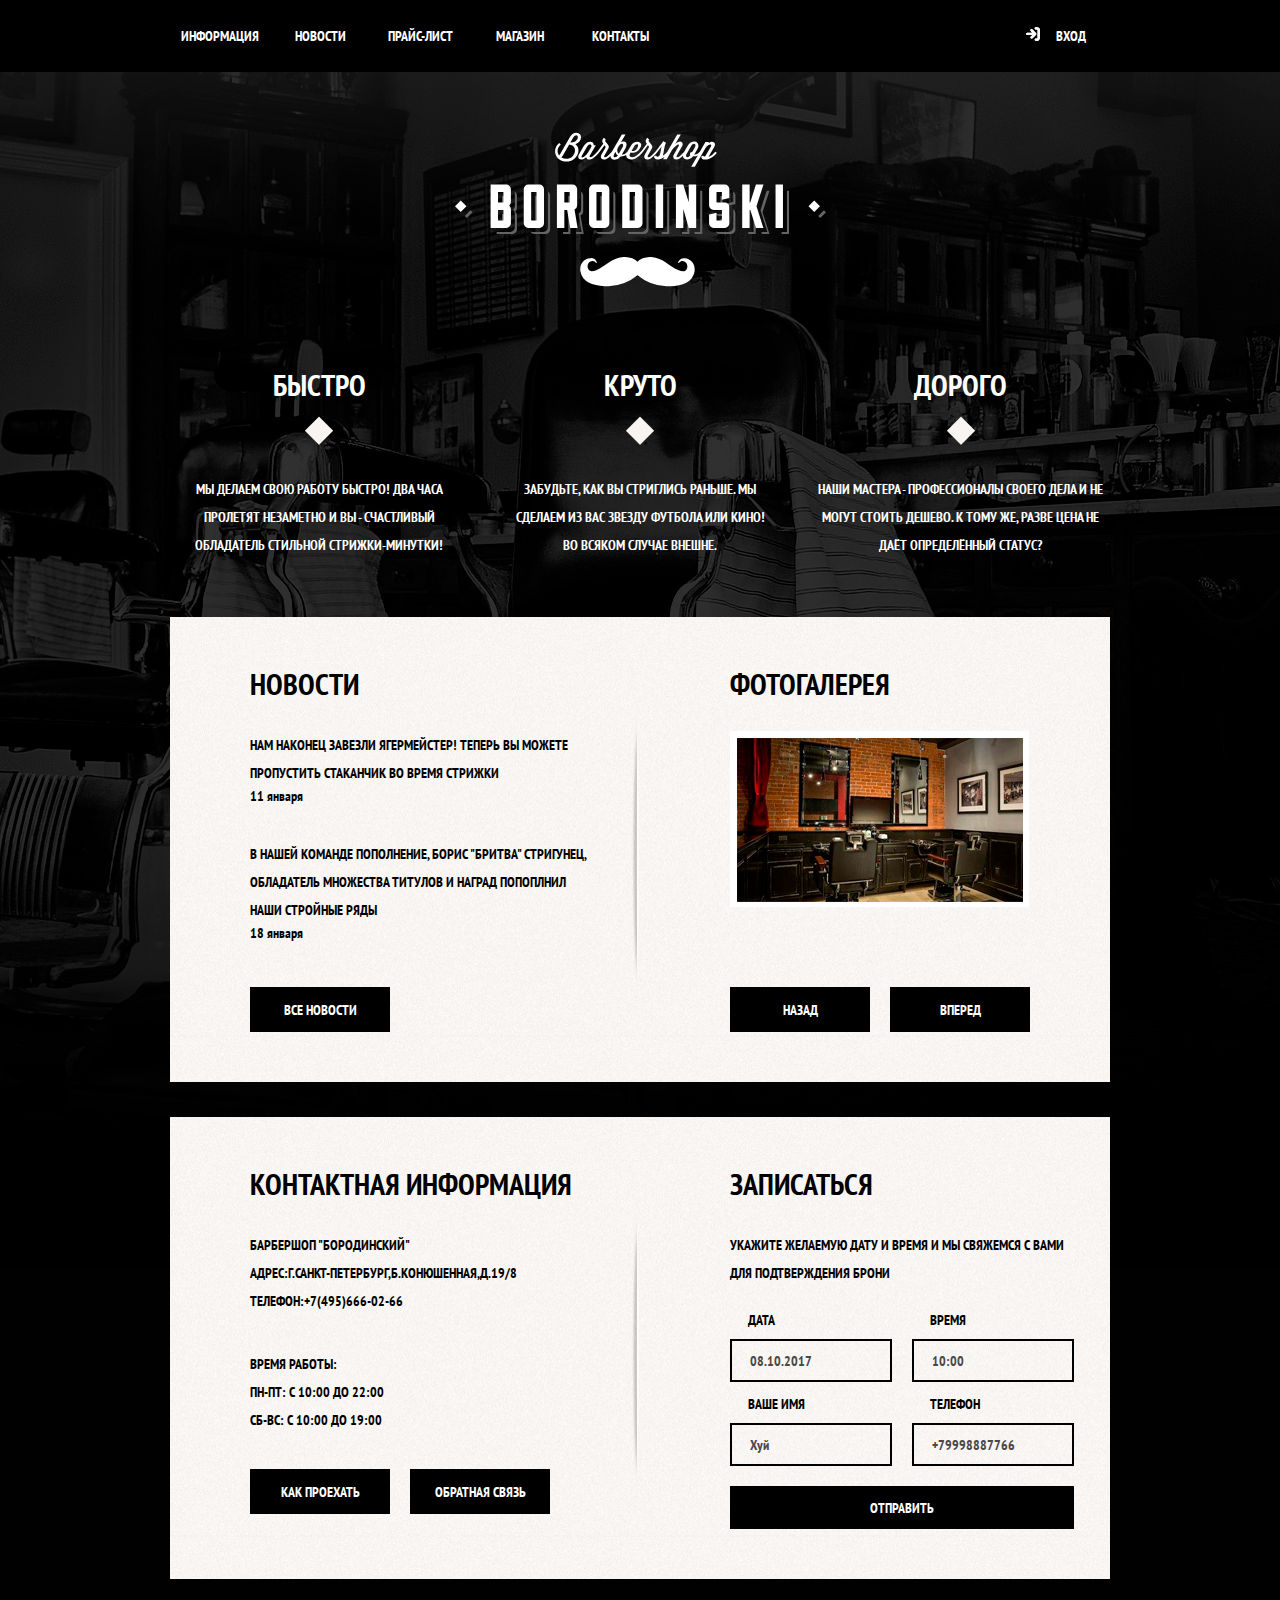
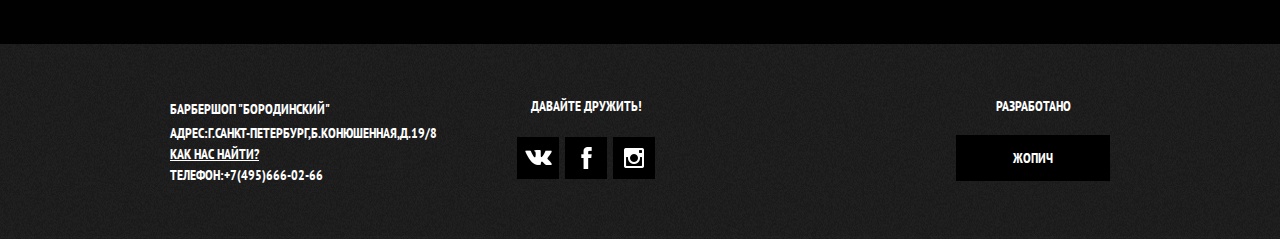
<file: index.html>
<html lang="en">

<head>
  <meta charset="UTF-8">
  <meta name="viewport" content="width=device-width, initial-scale=1.0">
  <title>Барбершоп "Бородинский"</title>

  <link href="https://fonts.googleapis.com/css2?family=Inter:wght@400;700&family=PT+Sans+Narrow&display=swap"
    rel="stylesheet">
  <link href="https://fonts.googleapis.com/css2?family=Inter:wght@400;700&family=PT+Sans+Narrow:wght@700&display=swap"
    rel="stylesheet">
  <link rel="stylesheet" href="css/index.css">
</head>

<body>
  <div class="wrapper">
    <header class="header">
      <div class="container">
        <nav class="navigation">
          <div class="navigation__container">
            <div class="navigation__list">
              <ul class="navigation__list-items">
                <li class="navigation__list-item"><a class="navigation__item-link" href="#">Информация</a></li>
                <li class="navigation__list-item"><a class="navigation__item-link" href="#">Новости</a></li>
                <li class="navigation__list-item"><a class="navigation__item-link" href="price.html">Прайс-лист</a></li>
                <li class="navigation__list-item"><a class="navigation__item-link" href="shop.html">Магазин</a></li>
                <li class="navigation__list-item"><a class="navigation__item-link" href="#">Контакты</a></li>
              </ul>
            </div>
            <div class="navigation__login">
              <ul class="navigation__login-list">
                <li class="navigation__login-item"><a href="#"><img src="img/login.svg" alt="login"></a></li>
                <li class="navigation__login-item"><a class="navigation_login-link" href="#">Вход</a></li>
              </ul>
            </div>
          </div>
        </nav>
        <img class="logo" src="img/index-logo.svg" alt="logo">

    </header>

    <main>
      <div class="important">
        <div class="container">
          <div class="important__list">
            <div class="important_list-item">
              <p class="important__title">Быстро</p>
              <img class="important__img" src="img/imp-diamond.png" alt="important-img">
              <p class="important__text">Мы делаем свою работу быстро! Два часа пролетят незаметно и Вы - счастливый
                обладатель стильной стрижки-минутки!</p>
            </div>
            <div class="important_list-item">
              <p class="important__title">Круто</p>
              <img class="important__img" src="img/imp-diamond.png" alt="important-img">
              <p class="important__text">Забудьте, как Вы стриглись раньше. Мы сделаем из Вас звезду футбола или кино!
                Во
                всяком случае внешне.</p>
            </div>
            <div class="important_list-item">
              <p class="important__title">Дорого</p>
              <img class="important__img" src="img/imp-diamond.png" alt="important-img">
              <p class="important__text">Наши мастера - профессионалы своего дела и не могут стоить дешево. К тому же,
                разве
                цена не даёт определённый статус?</p>
            </div>
          </div>
        </div>
      </div>

      <section class="information-1">

        <div class="information__container">
          <div class="information__inner">
            <div class="information__block-1">
              <div class="information__container">
                <p class="information__title">Новости</p>
                <div class="information__item-text">
                  <p class="information__text">Нам наконец завезли Ягермейстер! Теперь Вы можете пропустить стаканчик во
                    время
                    стрижки
                  </p>
                  <time class="time" datetime="2016-01-11T10:00">11 января</time>
                </div>

                <div class="information__item-text">
                  <p class="information__text">В нашей команде пополнение, Борис "Бритва" Стригунец, обладатель
                    множества
                    титулов и
                    наград попоплнил наши стройные ряды</p>
                  <time class="time" datetime="2016-01-18T10:00">18 января</time>
                </div>
              </div>
              <div class="news__btn">
                <a href="#" class="news__btn-link">Все новости</a>
              </div>
            </div>


            <div class="information__line">
              <img class="news__line-img" src="img/Layer-17-copy.png" alt="aaaa">
            </div>

            <div class="information__block-2">
              <div class="information__container">
                <p class="information__title">Фотогалерея</p>
                <div class="information__figure">
                  <figure class="information__block-2-figure">
                    <a href="img/photo-barber.png">
                      <img class="gallery__figure-img" src="img/photo-barber.png" alt="">
                    </a>
                  </figure>
                </div>
              </div>
              <div class="btns-gallery">
                <button class="btns-gallery__btn" type="button">Назад</button>
                <button class="btns-gallery__btn" type="button">Вперед</button>
              </div>
            </div>
          </div>
        </div>

        <!-- </div> -->

      </section>
      <section class="information-2">
        <div class="container">
          <div class="information__inner">
            <div class="information__block-1">

              <p class="information__title">Контактная информация</p>

              <div class="information__item-text">
                <p class="information__text">
                  Барбершоп "Бородинский"<br>
                  Адрес:г.Санкт-Петербург,Б.Конюшенная,д.19/8<br>
                  Телефон:+7(495)666-02-66
                </p>
              </div>

              <div class="information__item-text">
                <p class="information__text">
                  Время работы:<br>
                  пн-пт: С 10:00 до 22:00<br>
                  сб-вс: С 10:00 до 19:00
                </p>
              </div>
              <div class="information__btns">
                <a href="#" class="btns-gallery__btn">Как проехать</a>
                <a href="#" class="btns-gallery__btn">Обратная связь</a>
              </div>
            </div>

            <div class="information__line">
              <img class="news__line-img" src="img/Layer-17-copy.png" alt="aaaa">
            </div>

            <div class="information__block-2">
              <div class="container">
                <p class="information__title">Записаться</p>
                <div class="sign-up__text">
                  <p class="information__text">Укажите желаемую дату и время и мы свяжемся с Вами для подтверждения
                    брони
                  </p>
                </div>
                <div class="sign-up__inputs">
                  <div class="sign-up__inputs-item">
                    <p class="sign-up__text-input">Дата</p>
                    <input class="sign-up__input" type="text" placeholder="08.10.2017">
                  </div>

                  <div class="sign-up__inputs-item">
                    <p class="sign-up__text-input">Время</p>
                    <input class="sign-up__input" type="text" placeholder="10:00">
                  </div>

                  <div class="sign-up__inputs-item">
                    <p class="sign-up__text-input">Ваше имя</p>
                    <input class="sign-up__input" type="text" placeholder="Хуй">
                  </div>

                  <div class="sign-up__inputs-item">
                    <p class="sign-up__text-input">Телефон</p>
                    <input class="sign-up__input" type="text" placeholder="+79998887766">
                  </div>
                </div>

                <!-- <div class="sign-up__submit"> -->
                <button class="sign-up__submit" type="button">Отправить</button>
                <!-- </div> -->
              </div>
            </div>
          </div>
        </div>
      </section>
    </main>
    <footer class="footer">
      <div class="container">
        <div class="footer__container">
          <div class="footer__info">

            <p class="footer-info__text">Барбершоп "Бородинский"</p>
            <p class="footer-info__text">Адрес:г.Санкт-Петербург,Б.Конюшенная,д.19/8</p>
            <a href="#" class="footer-info__link">Как нас найти?</a>
            <p class="footer-info__text">Телефон:+7(495)666-02-66</p>
          </div>
          <div class="socials">
            <p class="socials__title">Давайте дружить!</p>
            <ul class="socials__list">
              <li><a class="socials__item-vk" href="#"></a></li>
              <li><a class="socials__item-facebook" href="#"></a></li>
              <li><a class="socials__item-instagram" href="#"></a></li>
            </ul>
          </div>
          <div class="copyright">
            <p class="copyright__tile">Разработано</p>
            <a href="#" class="copyright__btn">жопич</a>
          </div>
        </div>
      </div>
    </footer>
  </div>
</body>

</html>

<!-- <section class="modal modal-login">
      <h2>Личный кабинет</h2>

      <p>Введите, пожалуйста, свой логин и пароль</p>

      <p>
      <form class="form-login" action="#" method="post">
      <label class="visually-hidden" for="user-login">Логин </label>
      <input class="login-icon" id="user-login" type="text" name="login" placeholder="email@pidor.da">
      </p>

      <p>
      <label class="visually-hidden" for="user-password">Пароль</label>
      <input class="login-password" id="user-password" type="password" name="password" placeholder="*******">
      </p>

      <p class="password-info">
        <label class="login-checkbox">
      <input type="checkbox" name="remember" class="visually-hidden">
      <span class="checkbox-indicator"></span>Запомните меня
      </label>
      <a class="forgot-password" href="#">Я забыл пароль!</a>
      </p>
      <button class="button" type="button">Войти</button>
      <button class="modal-close" type="button">Закрыть</button>
    </form>
    </section>

    <section class="modal modal-map">
      <h2>Как до нас добраться?</h2>
      <p>
        <img src="file:///C:/Users/%D0%A1%D0%B5%D1%80%D0%B3%D0%B5%D0%B9/Documents/barbishop/map.png" width="780" height="560" alt="Map">
      </p>
      <button class="modal-close" type="button">Закрыть</button>
    </section>
  </body>
</html> -->
</file>
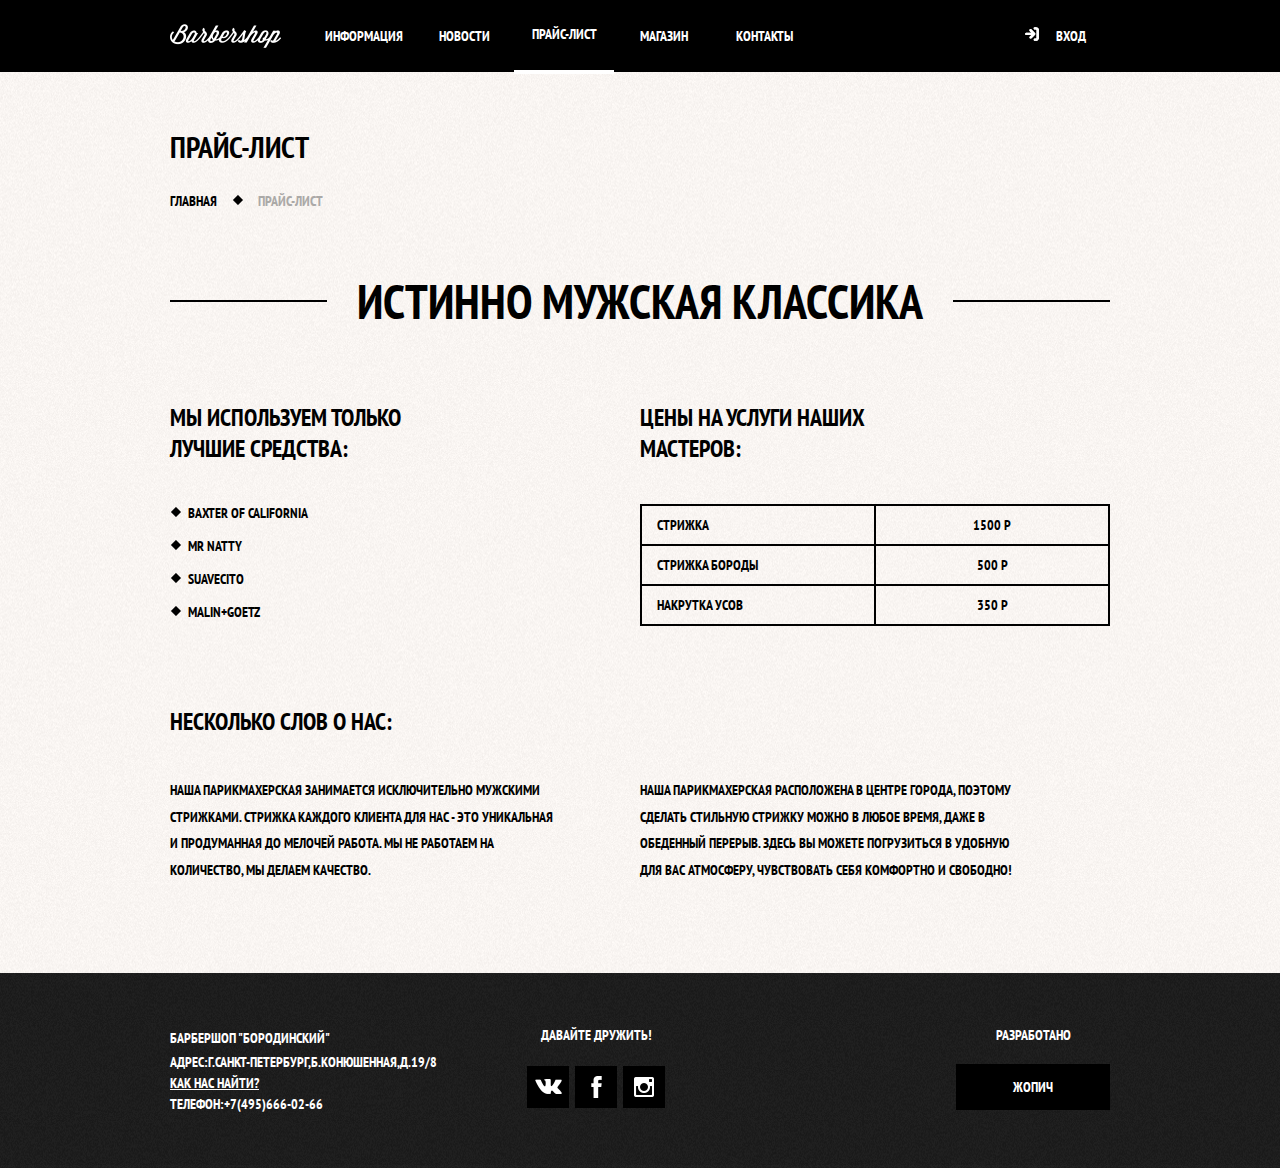
<file: price.html>
<html lang="en">

<head>
    <meta charset="UTF-8">
    <meta name="viewport" content="width=device-width, initial-scale=1.0">
    <title>Барбершоп "Бородинский"</title>

    <link href="https://fonts.googleapis.com/css2?family=Inter:wght@400;700&family=PT+Sans+Narrow&display=swap"
        rel="stylesheet">
    <link href="https://fonts.googleapis.com/css2?family=Inter:wght@400;700&family=PT+Sans+Narrow:wght@700&display=swap"    
        rel="stylesheet">
    <link rel="stylesheet" href="css/price.css">
</head>


<body>
    <div class="wrapper">
        <header class="header">
            <div class="container">
                <nav class="navigation">
                    <div class="navigation__container">
                        <!-- <div class="logo">
                            <img src="img/logo.png" alt="logo">
                        </div> -->
                        <div class="navigation__list">
                            <ul class="navigation__list-items">
                                <li class="logo"><a class="logo__img" href="index.html"><img src="img/logo.png"
                                            alt="logo"></a></li>
                                <li class="navigation__list-item"><a class="navigation__item-link"
                                        href="#">Информация</a></li>
                                <li class="navigation__list-item"><a class="navigation__item-link" href="#">Новости</a>
                                </li>
                                <li class="navigation__list-item"><a class="navigation__item-link navigation__active"
                                        href="#">Прайс-лист</a></li>
                                <li class="navigation__list-item"><a class="navigation__item-link"
                                        href="shop.html">Магазин</a>
                                </li>
                                <li class="navigation__list-item"><a class="navigation__item-link" href="#">Контакты</a>
                                </li>
                            </ul>
                        </div>
                        <div class="navigation__login">
                            <ul class="navigation__login-list">
                                <li class="navigation__login-item"><a href="#"><img src="img/login.svg" alt="login"></a>
                                </li>
                                <li class="navigation__login-item"><a class="navigation_login-link" href="#">Вход</a>
                                </li>
                            </ul>
                        </div>
                    </div>
                </nav>
        </header>

        <main class="main">
            <div class="container">
                <div class="main__title-block">
                    <h1 class="main__title">Прайс-лист</h1>
                    <div class="menu">
                        <ul class="menu__list">
                            <li><a class="menu__item" href="index.html">Главная</a></li>
                            <li><img src="img/Shape_1.png" alt="diamond"></li>
                            <li><a class="menu__item active" href="">Прайс-лист</a></li>
                        </ul>
                    </div>
                </div>

                <div class="title">
                    <span class="title__line"></span>
                    <h1 class="title__text">Истинно мужская классика</h1>
                    <span class="title__line"></span>
                </div>

                <div class="info">
                    <div class="products">
                        <h2 class="products__title">
                            Мы используем только лучшие средства:
                        </h2>
                        <ul class="products__list">
                            <li class="products__list-item">Baxter of California</li>
                            <li class="products__list-item">Mr Natty</li>
                            <li class="products__list-item">Suavecito</li>
                            <li class="products__list-item">Malin+Goetz</li>
                        </ul>
                    </div>

                    <div class="prices">
                        <h2 class="prices__title">Цены на услуги наших мастеров:</h2>
                        <table class="prices__table">
                            <tbody>
                                <tr class="prices__table-line">
                                    <td class="prices__table-cell-text">Стрижка</td>
                                    <td class="prices__table-cell-price">1500 Р</td>
                                </tr>
                                <tr class="prices__table-line">
                                    <td class="prices__table-cell-text">Стрижка бороды</td>
                                    <td class="prices__table-cell-price">500 Р</td>
                                </tr>
                                <tr class="prices__table-line">
                                    <td class="prices__table-cell-text">Накрутка усов</td>
                                    <td class="prices__table-cell-price">350 Р</td>
                                </tr>
                            </tbody>
                        </table>
                    </div>
                </div>


                <div class="about-us">
                    <h3 class="about-us__title">Несколько слов о нас:</h3>
                    <div class="about-us__text-block">
                        <p class="about-us__text">Наша парикмахерская занимается исключительно мужскими стрижками.
                            Стрижка каждого клиента для нас - это уникальная и продуманная до мелочей работа. Мы не
                            работаем на количество, мы делаем качество.</p>

                        <p class="about-us__text">Наша парикмахерская расположена в центре города, поэтому сделать
                            стильную стрижку можно в любое время, даже в обеденный перерыв. Здесь вы можете погрузиться
                            в удобную для вас атмосферу, чувствовать себя комфортно и свободно!</p>
                    </div>
                </div>



            </div>
        </main>
        <footer class="footer">
            <div class="container">
                <div class="footer__container">
                    <div class="footer__info">
                        <p class="footer-info__text">Барбершоп "Бородинский"</p>
                        <p class="footer-info__text">Адрес:г.Санкт-Петербург,Б.Конюшенная,д.19/8</p>
                        <a href="#" class="footer-info__link">Как нас найти?</a>
                        <p class="footer-info__text">Телефон:+7(495)666-02-66</p>
                    </div>
                    <div class="socials">
                        <p class="socials__title">Давайте дружить!</p>
                        <ul class="socials__list">
                            <li><a class="socials__item-vk" href="#"></a></li>
                            <li><a class="socials__item-facebook" href="#"></a>
                            </li>
                            <li><a class="socials__item-instagram" href="#"></a>
                            </li>
                        </ul>
                    </div>
                    <div class="copyright">
                        <p class="copyright__tile">Разработано</p>
                        <a href="#" class="copyright__btn">жопич</a>
                    </div>
                </div>
            </div>
        </footer>
    </div>
</body>

</html>
</file>
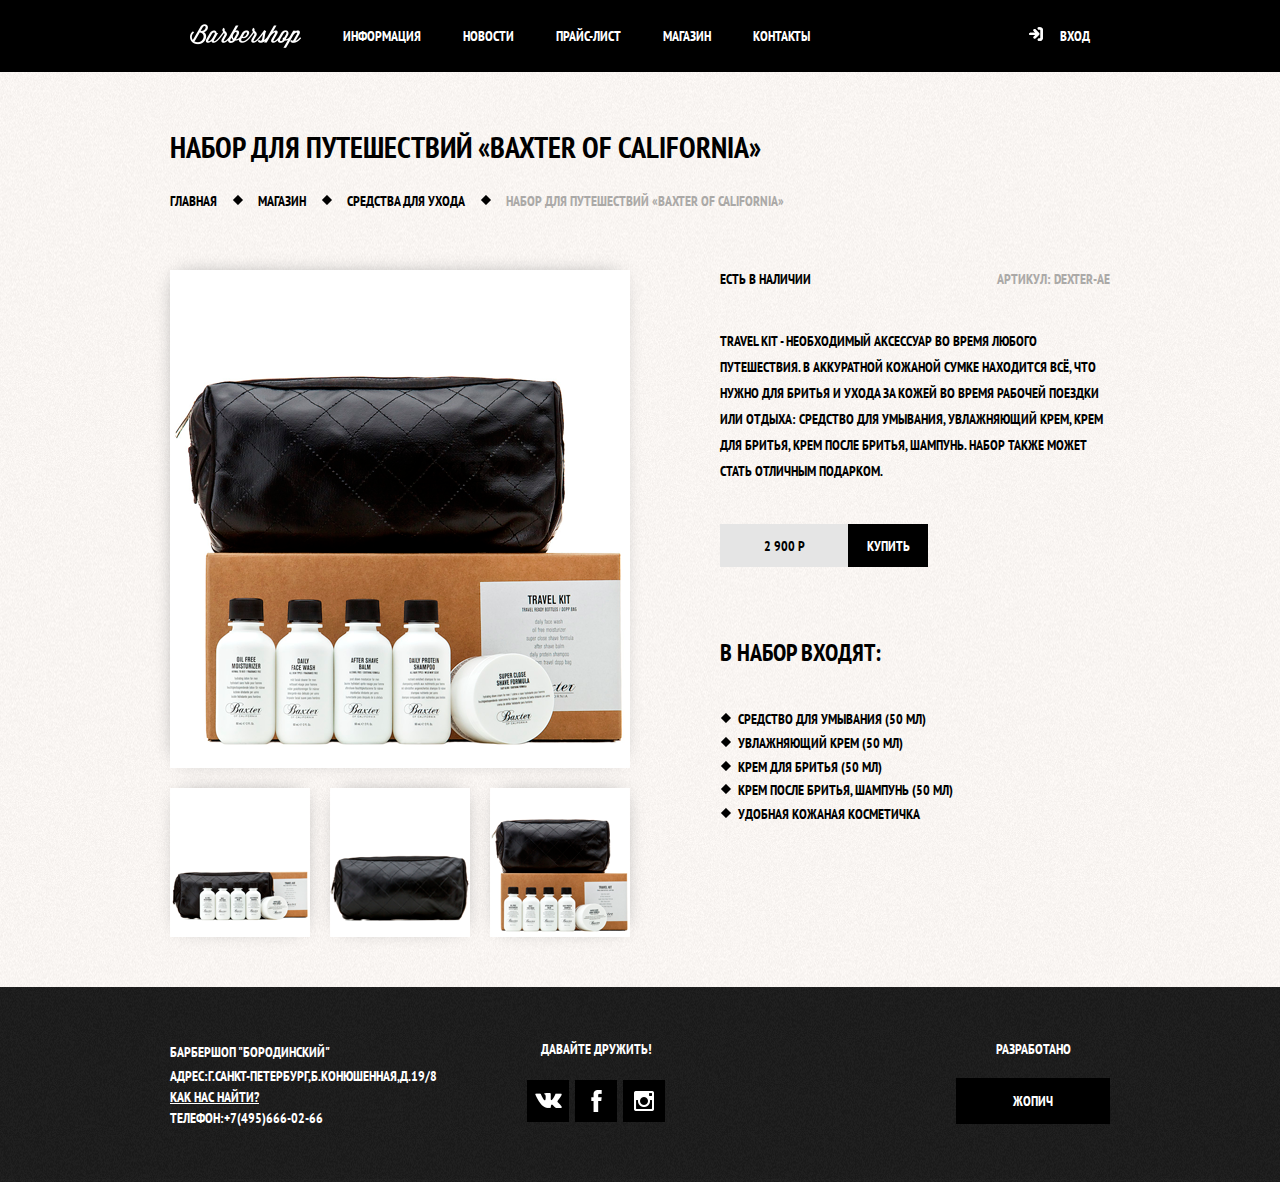
<file: product.html>
<html lang="en">

<head>
    <meta charset="UTF-8">
    <meta name="viewport" content="width=device-width, initial-scale=1.0">
    <title>Барбершоп "Бородинский"</title>

    <link href="https://fonts.googleapis.com/css2?family=Inter:wght@400;700&family=PT+Sans+Narrow&display=swap"
        rel="stylesheet">
    <link href="https://fonts.googleapis.com/css2?family=Inter:wght@400;700&family=PT+Sans+Narrow:wght@700&display=swap"
        rel="stylesheet">
    <link rel="stylesheet" href="css/product.css">
</head>


<body>
    <div class="wrapper">
        <header class="header">
            <div class="container_header">
                <nav class="navigation">
                    <div class="navigation__container">
                        <!-- <div class="logo">
                            <img src="img/logo.png" alt="logo">
                        </div> -->
                        <div class="navigation__list">
                            <ul class="navigation__list-items">
                                <li class="logo"><a class="logo__img" href="index.html"><img src="img/logo.png"
                                            alt="logo"></a></li>
                                <li class="navigation__list-item"><a class="navigation__item-link"
                                        href="#">Информация</a></li>
                                <li class="navigation__list-item"><a class="navigation__item-link" href="#">Новости</a>
                                </li>
                                <li class="navigation__list-item"><a class="navigation__item-link"
                                        href="#">Прайс-лист</a></li>
                                <li class="navigation__list-item"><a class="navigation__item-link" href="#">Магазин</a>
                                </li>
                                <li class="navigation__list-item"><a class="navigation__item-link" href="#">Контакты</a>
                                </li>
                            </ul>
                        </div>
                        <div class="navigation__login">
                            <ul class="navigation__login-list">
                                <li class="navigation__login-item"><a href="#"><img src="img/login.svg" alt="login"></a>
                                </li>
                                <li class="navigation__login-item"><a class="navigation_login-link" href="#">Вход</a>
                                </li>
                            </ul>
                        </div>
                    </div>
                </nav>

        </header>

        <main class="main">
            <div class="container">
                <div class="main__title-block">
                    <h1 class="main__title">Набор для путешествий &laquo;Baxter of California&raquo;</h1>
                    <div class="menu">
                        <ul class="menu__list">
                            <li><a class="menu__item" href="index.html">Главная</a></li>
                            <li><img src="img/Shape_1.png" alt="diamond"></li>
                            <li><a class="menu__item" href="#">Магазин</a></li>
                            <li><img src="img/Shape_1.png" alt="diamond"></li>
                            <li><a class="menu__item" href="shop.html">Средства для ухода</a></li>
                            <li><img src="img/Shape_1.png" alt="diamond"></li>
                            <li><a class="menu__item active" href="#">Набор для путешествий &laquo;Baxter of
                                    California&raquo;</a></li>
                        </ul>
                    </div>
                </div>
            </div>


            <section class="product">
                <div class="container">
                    <div class="product__inner">
                        <div class="photo">
                            <div class="photo__main">
                                <a href="#" class="photo__main-link"><img src="img/Layer 47 copy.png"
                                        alt="main-photo"></a>
                            </div>
                            <div class="photo__list">
                                <a href="#" class="photo__list-item"><img src="img/Layer 45.png" alt="photo-item"></a>
                                <a href="#" class="photo__list-item"><img src="img/Layer 46.png" alt="photo-item"></a>
                                <a href="#" class="photo__list-item"><img src="img/Layer 47.png" alt="photo-item"></a>
                            </div>
                        </div>

                        <div class="info">
                            <div class="info__container">
                                <div class="info__status">
                                    <p class="info__status-availability">Есть в наличии</p>
                                    <p class="info__status-article">Артикул: dexter-ae</p>
                                </div>
                            </div>

                            <div class="info__description">
                                <p class="info__description-text">Travel Kit - необходимый аксессуар во время любого
                                    путешествия. В аккуратной кожаной сумке находится всё, что нужно для бритья и ухода
                                    за кожей во время рабочей поездки или отдыха: средство для умывания, увлажняющий
                                    крем, крем для бритья, крем после бритья, шампунь. Набор также может стать отличным
                                    подарком.</p>


                            </div>

                            <div class="products__price-block">
                                <p class="products__price">2 900 Р</p>
                                <button class="products__buy" type="button">Купить</button>
                            </div>

                            <div class="info__advantages">
                                <h2 class="info__advantages-title">
                                    В набор входят:
                                </h2>
                                <ul class="info__advantages-list">
                                    <li class="info__advantages-item">Средство для умывания (50 мл)</li>
                                    <li class="info__advantages-item">Увлажняющий крем (50 мл)</li>
                                    <li class="info__advantages-item">Крем для бритья (50 мл)</li>
                                    <li class="info__advantages-item">Крем после бритья, шампунь (50 мл)</li>
                                    <li class="info__advantages-item">Удобная кожаная косметичка</li>
                                </ul>
                            </div>
                        </div>
                    </div>
                </div>
            </section>

    </div>
    </main>
    <footer class="footer">
        <div class="container">
            <div class="footer__container">
                <div class="footer__info">
                    <p class="footer-info__text">Барбершоп "Бородинский"</p>
                    <p class="footer-info__text">Адрес:г.Санкт-Петербург,Б.Конюшенная,д.19/8</p>
                    <a href="#" class="footer-info__link">Как нас найти?</a>
                    <p class="footer-info__text">Телефон:+7(495)666-02-66</p>
                </div>
                <div class="socials">
                    <p class="socials__title">Давайте дружить!</p>
                    <ul class="socials__list">
                        <li><a class="socials__item" href="#"><img src="img/vk.png" alt="vk"></a></li>
                        <li><a class="socials__item" href="#"><img src="img/facebook.png" alt="facebook"></a>
                        </li>
                        <li><a class="socials__item" href="#"><img src="img/instagram.png" alt="instagram"></a>
                        </li>
                    </ul>
                </div>
                <div class="copyright">
                    <p class="copyright__tile">Разработано</p>
                    <a href="#" class="copyright__btn">жопич</a>
                </div>
                <!-- </div> -->
            </div>
    </footer>
    </div>
</body>

</html>
</file>
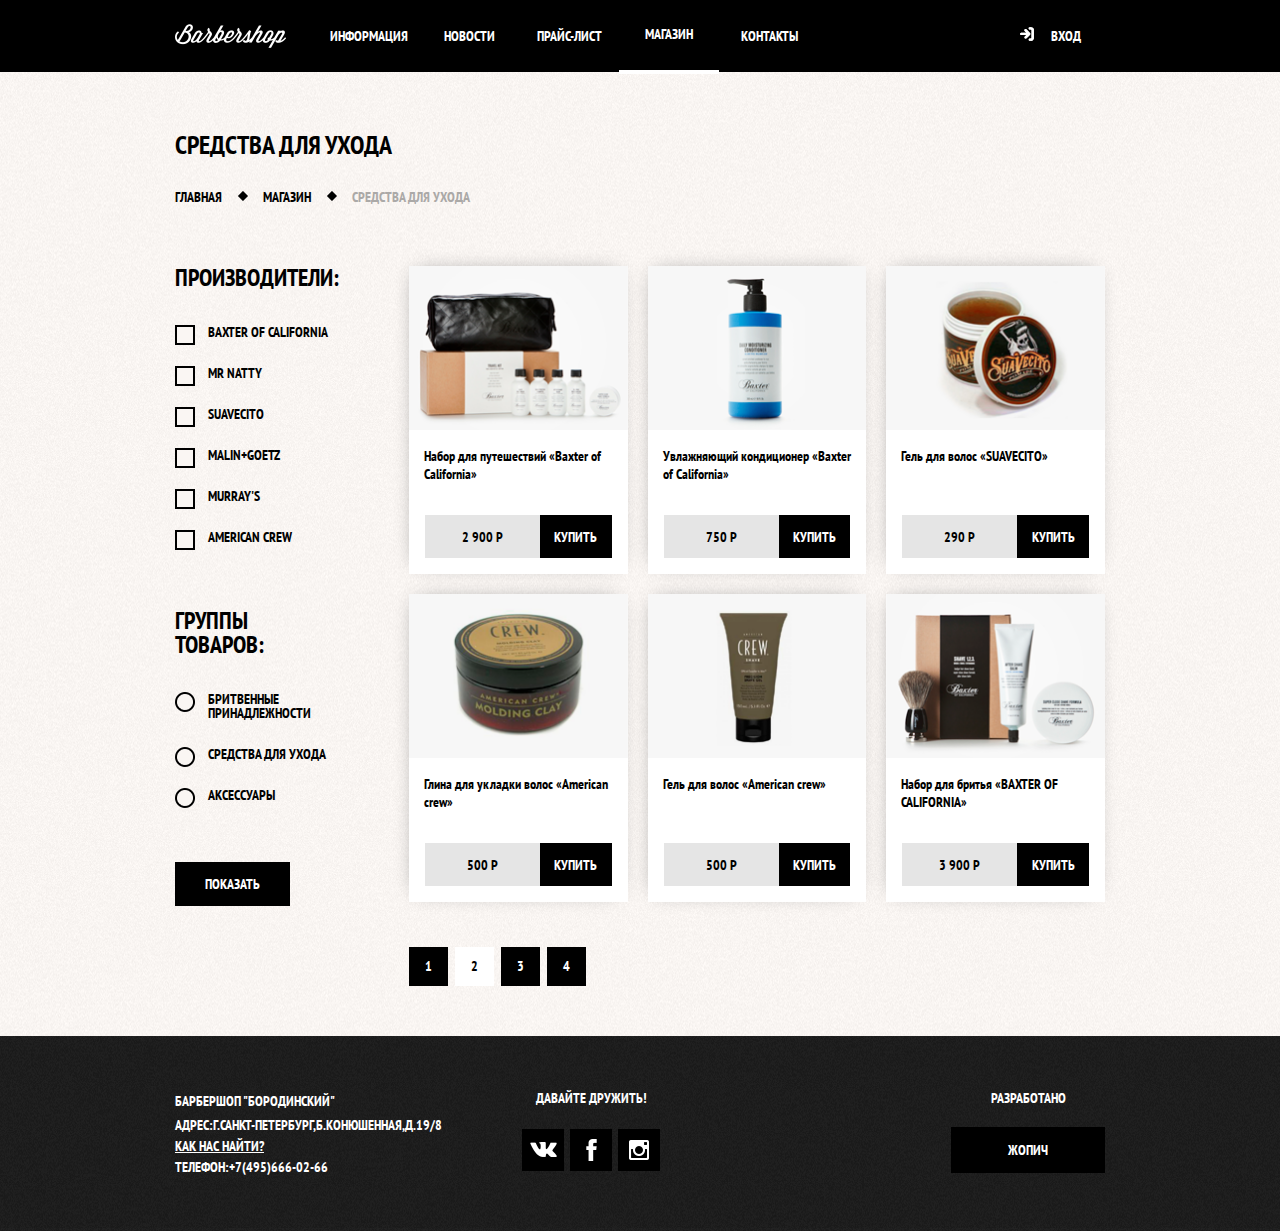
<file: shop.html>
<html lang="en">

<head>
    <meta charset="UTF-8">
    <meta name="viewport" content="width=device-width, initial-scale=1.0">
    <title>Барбершоп "Бородинский"</title>

    <link href="https://fonts.googleapis.com/css2?family=Inter:wght@400;700&family=PT+Sans+Narrow&display=swap"
        rel="stylesheet">
    <link href="https://fonts.googleapis.com/css2?family=Inter:wght@400;700&family=PT+Sans+Narrow:wght@700&display=swap"
        rel="stylesheet">
    <link rel="stylesheet" href="css/shop.css">
</head>


<body>
    <div class="wrapper">
        <header class="header">
            <div class="container">
                <nav class="navigation">
                    <div class="navigation__container">
                        <!-- <div class="logo">
                            <img src="img/logo.png" alt="logo">
                        </div> -->
                        <div class="navigation__list">
                            <ul class="navigation__list-items">
                                <li class="logo"><a class="logo__img" href="index.html"><img src="img/logo.png"
                                            alt="logo"></a></li>
                                <li class="navigation__list-item"><a class="navigation__item-link"
                                        href="#">Информация</a></li>
                                <li class="navigation__list-item"><a class="navigation__item-link" href="#">Новости</a>
                                </li>
                                <li class="navigation__list-item"><a class="navigation__item-link"
                                        href="price.html">Прайс-лист</a></li>
                                <li class="navigation__list-item"><a class="navigation__item-link navigation__active" href="#">Магазин</a>
                                </li>
                                <li class="navigation__list-item"><a class="navigation__item-link" href="#">Контакты</a>
                                </li>
                            </ul>
                        </div>
                        <div class="navigation__login">
                            <ul class="navigation__login-list">
                                <li class="navigation__login-item"><a href="#"><img src="img/login.svg" alt="login"></a>
                                </li>
                                <li class="navigation__login-item"><a class="navigation_login-link" href="#">Вход</a>
                                </li>
                            </ul>
                        </div>
                    </div>
                </nav>

        </header>

        <main class="main">
            <div class="container">
                <div class="main__title-block">
                    <h1 class="main__title">Средства для ухода</h1>
                    <div class="menu">
                        <ul class="menu__list">
                            <li><a class="menu__item" href="index.html">Главная</a></li>
                            <li><img src="img/Shape_1.png" alt="diamond"></li>
                            <li><a class="menu__item" href="#">Магазин</a></li>
                            <li><img src="img/Shape_1.png" alt="diamond"></li>
                            <li><a class="menu__item active" href="">Средства для ухода</a></li>
                        </ul>
                    </div>
                </div>

                <div class="main-block">

                    <div class="checkboxes">
                        <div class="production-checkbox">
                            <h2 class="checkbox__title">Производители:</h2>
                            <ul class="production-checkbox__list">
                                <li class="production-checkbox__item"><label
                                        class="production-checkbox__check option"><input
                                            class="production-checkbox__checkbox-input" type="checkbox"><span
                                            class="production-checkbox__box"></span>Baxter of California</label></li>
                                <li class="production-checkbox__item"><label
                                        class="production-checkbox__check option"><input
                                            class="production-checkbox__checkbox-input" type="checkbox"><span
                                            class="production-checkbox__box"></span>Mr Natty</label></li>
                                <li class="production-checkbox__item"><label
                                        class="production-checkbox__check option"><input
                                            class="production-checkbox__checkbox-input" type="checkbox">
                                        <span class="production-checkbox__box"></span>Suavecito</label></li>
                                <li class="production-checkbox__item"><label
                                        class="production-checkbox__check option"><input
                                            class="production-checkbox__checkbox-input" type="checkbox"><span
                                            class="production-checkbox__box"></span>Malin+Goetz</label></li>
                                <li class="production-checkbox__item"><label
                                        class="production-checkbox__check option"><input
                                            class="production-checkbox__checkbox-input" type="checkbox"><span
                                            class="production-checkbox__box"></span>Murray's</label></li>
                                <li class="production-checkbox__item"><label
                                        class="production-checkbox__check option"><input
                                            class="production-checkbox__checkbox-input" type="checkbox"><span
                                            class="production-checkbox__box"></span>American Crew</label></li>
                            </ul>
                        </div>

                        <div class="groups-checkbox">
                            <h2 class="checkbox__title">Группы товаров:</h2>
                            <ul class="groups-checkbox__list">
                                <li class="groups-checkbox__item"><label class="groups-checkbox__check option"><input
                                            name="radio" class="groups-checkbox__checkbox-input" type="radio"><span
                                            class="groups-checkbox__box"></span>Бритвенные принадлежности</label></li>
                                <li class="groups-checkbox__item"><label class="groups-checkbox__check option"><input
                                            name="radio" class="groups-checkbox__checkbox-input" type="radio"><span
                                            class="groups-checkbox__box"></span>Средства для ухода</label></li>
                                <li class="groups-checkbox__item"><label class="groups-checkbox__check option"><input
                                            name="radio" class="groups-checkbox__checkbox-input" type="radio"><span
                                            class="groups-checkbox__box"></span>Аксессуары</label></li>
                            </ul>
                        </div>

                        <div class="btn-block">
                            <button class="btn-block__btn" type="button">Показать</button>
                        </div>
                    </div>

                    <div class="products">
                        <div class="products__inner">
                            <div class="products__item">
                                <a href="product.html">
                                    <img class="products__item__img" src="img/Layer 38.png" alt="1">
                                </a>
                                <div class="products__info">
                                    <p class="products__text">Набор для путешествий «Baxter of California»</p>
                                    <div class="products__price-block">
                                        <p class="products__price">2 900 Р</p>
                                        <button class="products__buy" type="button">Купить</button>
                                    </div>

                                </div>
                            </div>
                            <div class="products__item">
                                <img class="products__item__img" src="img/Layer 30.png" alt="1">
                                <div class="products__info">
                                    <p class="products__text">Увлажняющий кондиционер «Baxter of California»</p>
                                    <div class="products__price-block">
                                        <p class="products__price">750 Р</p>
                                        <button class="products__buy" type="button">Купить</button>
                                    </div>
                                </div>
                            </div>
                            <div class="products__item">
                                <img class="products__item__img" src="img/Layer 39.png" alt="1">
                                <div class="products__info">
                                    <p class="products__text">Гель для волос «SUAVECITO»</p>
                                    <div class="products__price-block">
                                        <p class="products__price">290 Р</p>
                                        <button class="products__buy" type="button">Купить</button>
                                    </div>
                                </div>
                            </div>
                            <div class="products__item">
                                <img class="products__item__img" src="img/Layer 32.png" alt="1">
                                <div class="products__info">
                                    <p class="products__text">Глина для укладки волос «American crew»</p>
                                    <div class="products__price-block">
                                        <p class="products__price">500 Р</p>
                                        <button class="products__buy" type="button">Купить</button>
                                    </div>
                                </div>
                            </div>
                            <div class="products__item">
                                <img class="products__item__img" src="img/Layer 33.png" alt="1">
                                <div class="products__info">
                                    <p class="products__text">Гель для волос «American crew»</p>
                                    <div class="products__price-block">
                                        <p class="products__price">500 Р</p>
                                        <button class="products__buy" type="button">Купить</button>
                                    </div>
                                </div>
                            </div>
                            <div class="products__item">
                                <img class="products__item__img" src="img/Layer 42.png" alt="1">
                                <div class="products__info">
                                    <p class="products__text">Набор для бритья «BAXTER OF CALIFORNIA»</p>
                                    <div class="products__price-block">
                                        <p class="products__price">3 900 Р</p>
                                        <button class="products__buy" type="button">Купить</button>
                                    </div>
                                </div>
                            </div>
                        </div>

                        <div class="pages">
                            <button type="button" class="pages__item">1</button>
                            <button type="button" class="pages__item active-page">2</button>
                            <button type="button" class="pages__item">3</button>
                            <button type="button" class="pages__item">4</button>
                        </div>
                    </div>

                </div>
            </div>
        </main>
        <footer class="footer">
            <div class="container">
                <div class="footer__container">
                    <div class="footer__info">
                        <p class="footer-info__text">Барбершоп "Бородинский"</p>
                        <p class="footer-info__text">Адрес:г.Санкт-Петербург,Б.Конюшенная,д.19/8</p>
                        <a href="#" class="footer-info__link">Как нас найти?</a>
                        <p class="footer-info__text">Телефон:+7(495)666-02-66</p>
                    </div>
                    <div class="socials">
                        <p class="socials__title">Давайте дружить!</p>
                        <ul class="socials__list">
                            <li><a class="socials__item-vk" href="#"></a></li>
                            <li><a class="socials__item-facebook" href="#"></a></li>
                            <li><a class="socials__item-instagram" href="#"></a></li>
                        </ul>
                    </div>
                    <div class="copyright">
                        <p class="copyright__tile">Разработано</p>
                        <a href="#" class="copyright__btn">жопич</a>
                    </div>
                </div>
            </div>
        </footer>
    </div>
</body>

</html>
</file>
<file: css/index.css>
@font-face {
	font-family: 'ptsansnarrowbold';
	src: url(../fonts/ptsansnarrowbold.woff2);
}

* {
	text-decoration: none;
	font-family: 'PT Sans Narrow';
	color: #fff;
	font-size: 14px;
	margin: 0;
	padding: 0;
	list-style: none;
}

html,
body {
	height: 100%;
}

body {
	background-color: grey;
	background: url(../img/Layer.png) top no-repeat;
}



.wrapper {
	min-height: 100%;
	/* width: 940px; */
	/* margin: 0 auto; */
	display: flex;
	flex-direction: column;
}

.container {
	max-width: 940px;
	margin: 0 auto;
	flex: 1 0 auto;
}

.header {
	background-color: #000;
	height: 72px;
}

.main {
	flex: 1 0 auto;
}

.navigation {
	display: flex;
	/* background-color: #000; */
	height: 72px;
	margin-bottom: 60px;
}

.navigation__container {
	display: flex;
	width: 100%;
	justify-content: space-between;
	align-items: center;
}

.navigation__list {
	height: 100%;
}

.navigation__list-items {
	display: flex;
	align-items: center;
	height: 100%;
	color: #fff;
	font-weight: 700;
	text-transform: uppercase;
	/* gap: 40px; */
}

.navigation__item-link {
	display: flex;
    align-items: center;
    height: 100%;
    /* width: 100%; */
    width: 100px;
    justify-content: center;
}

.navigation__item-link:hover {
	background-color: #242424;
	transition: 0.3s;
}


.navigation__login-list {
	display: flex;
	justify-content: center;
	align-items: center;
	height: 100%;
	width: 110px;
	gap: 15px;
	text-transform: uppercase;
	font-weight: 700;
}

.navigation__login-list:hover {
	background-color: #242424;
	transition: 0.3s;
}

.navigation_login-link {
	display: flex;
	align-items: center;
	height: 100%;
}

.navigation_login-link:hover {
	background-color: #242424;
	transition: 0.3s;	
}


.navigation__login-block-link:hover {
	background-color: #242424;
	transition: 0.3s;
}

/* .navigation__list:nth-child(1) {
	flex-grow: 3;
}

.navigation__login:nth-child(2) {
	flex-grow: 1;
} */


.logo {
	display: block;
	width: 371px;
	height: 155px;
	margin: 0 auto 90px;
}

.important {
	padding-top: 298px;
}

.important__list {
	display: flex;
	gap: 40px;
	margin-bottom: 58px;
}

.important__title {
	font-size: 30px;
	text-transform: uppercase;
	font-weight: 600;
	line-height: 1;
	padding-bottom: 16px;
}

.important__img {
	display: block;
	margin: 0 auto;
	padding-bottom: 30px;
}

.important__title,
/* .important__img, */
.important__text {
	text-align: center;
}

.important__text {
	font-family: 'ptsansnarrowbold';
	text-transform: uppercase;
	/* font-weight: 600; */
	line-height: 2;
}

.information-1 {
	margin-bottom: 35px;
	display: flex;
}

.information-2 {
	margin-bottom: 65px;
	display: flex;
}

.information__container {
	max-width: 940px;
	margin: 0 auto;
	flex: 1 0 auto;

	min-height: 314px;
}

.information__inner {
	display: flex;
	/* justify-content: space-between; */
	background: url('../img/Layer-10-copy.png') repeat;
	/* height: 420px; */
	/* align-items: center; */
	padding: 56px 80px 50px 80px;
}

.information__block-1 {
	color: #000;
	min-width: 350px;
	padding: 0 32px 0 0;
}

.information__item-text {
	padding-bottom: 35px;
}

.information__title {
	color: #000;
	font-size: 30px;
	font-weight: 700;
	text-transform: uppercase;
	line-height: 0.7;
	margin-bottom: 37px;
}

.time {
	color: #000;
	font-weight: 700;
}

.information__text {
	color: #000;
	font-weight: 700;
	text-transform: uppercase;
	line-height: 2;
}

.news__btn-link {
	display: flex;
	text-transform: uppercase;
	font-weight: 700;
	background-color: #000;
	height: 45px;
	width: 140px;
	justify-content: center;
	align-items: center;
}

.news__btn-link:hover {
	background-color: #663d15;
	transition: 0.3s;
}

.btns-gallery {
	display: flex;
	gap: 20px;

	justify-content: center;
}

.btns-gallery__btn {
	display: flex;
	text-transform: uppercase;
	font-weight: 700;
	background-color: #000;
	height: 45px;
	width: 140px;
	justify-content: center;
	align-items: center;
	border: none;

	cursor: pointer;
}

.btns-gallery__btn:hover {
	background-color: #663d15;
	transition: 0.3s;
}

.information__line {
	display: flex;
	align-items: center;
}

.information__block-2 {
	/* width: 100%; */
	padding: 0 0 0 90px;
}

.information__block-2-figure {
	height: 162px;
	width: 285px;

	border: 7px solid #fff;
	background-color: grey;
}

.information__figure {
	margin-bottom: 37px;
}

.information__btns {
	display: flex;
	gap: 20px;

}

.sign-up__text {
	padding-bottom: 26px;
}

.sign-up__inputs {
	display: grid;
	grid-template-columns: repeat(2, 1fr);
	gap: 15px 20px;

	margin-bottom: 20px;
}

.sign-up__inputs-item {
	display: flex;
	flex-direction: column;
	flex-wrap: wrap;
	/* max-width: 140px; */
}

.sign-up__input {
	border: 2px solid #000;
	background: transparent;
	height: 43px;

	color: #000;
	padding-left: 18px;
	font-weight: 700;
}

.sign-up__input::placeholder {
	color: #4a4948;
	font-weight: 700;
	/* padding-left: 18px; */
}

.sign-up__input:focus {
	border-color: #663d15;
	outline: #663d15;
}

.sign-up__text-input {
	color: #000;
	font-weight: 700;
	text-transform: uppercase;
	line-height: 1;

	padding-left: 18px;
	padding-bottom: 12px;
}

.sign-up__submit {
	border: none;
	width: 100%;

	height: 43px;
	background-color: #000;

	text-transform: uppercase;
	font-weight: 700;
}

.sign-up__submit:hover {
	background-color: #663d15;
	transition: 0.3s;
	cursor: pointer;
}


.footer {
	height: 195px;
	background-image: url(../img/Layer\ 23.png);
	display: flex;
	align-items: center;
}

.footer__container {
	display: flex;
	/* align-items: center; */
	/* display: grid;
	grid-template-columns: repeat(3, 1fr); */
}

.footer__info {
	margin-right: 80px;
}

.footer-info__text {
	justify-content: start;
	text-transform: uppercase;
	font-weight: 700;
	line-height: 24px;
}

.footer-info__link {
	text-transform: uppercase;
	text-decoration: underline;
	font-weight: 700;
}

.socials {
	text-align: center;
}

.socials__title {
	text-transform: uppercase;
	font-weight: 700;
	margin-bottom: 22px;
}

.socials__list {
	display: flex;
	gap: 6px;
	justify-content: center;
}

.socials__item {
	margin: 0 auto;
	height: 42px;
	width: 42px;
	/* background-color: #000; */
	/* display: block; */
	display: flex;
	align-items: center;
	justify-content: center;
}

.socials__item-vk {
	margin: 0 auto;
	height: 42px;
	width: 42px;
	/* display: block; */
	display: flex;
	align-items: center;
	justify-content: center; 	

	background: url(../img/vk.png) center center no-repeat;
	background-color: #000;
}

.socials__item-vk:hover {
	background: url(../img/vk-b.png) center center no-repeat;
	background-color: #fff;
	transition: 0.3s;
}

.socials__item-facebook {
	margin: 0 auto;
	height: 42px;
	width: 42px;
	/* display: block; */
	display: flex;
	align-items: center;
	justify-content: center;


	background: url(../img/facebook.png) center center no-repeat;
	background-color: #000;
}

.socials__item-facebook:hover {
	background: url(../img/facebook-b.png) center center no-repeat;
	background-color: #fff;
	transition: 0.3s;
}



.socials__item-instagram {
	margin: 0 auto;
	height: 42px;
	width: 42px;
	/* display: block; */
	display: flex;
	align-items: center;
	justify-content: center;

	background: url(../img/instagram.png) center center no-repeat;
	background-color: #000;
}

.socials__item-instagram:hover {
	background: url(../img/instagram-b.png) center center no-repeat;
	background-color: #fff;
	transition: 0.3s;
}


.copyright {
	/* display: flex;
	flex-direction: column;
	justify-content: end; */
	text-transform: uppercase;
	font-weight: 700;
	margin-left: auto;
	text-align: center;
}

.copyright__tile {
	margin-bottom: 20px;
}

.copyright__btn {
	/* display: flex; */
	/* height: 022; */
	width: 122px;
	display: block;
	background-color: black;
	justify-content: center;
	/* height: 5; */
	/* width: 100%; */
	padding: 16px;
	line-height: 1;
}

.copyright__btn:hover {
	background-color: #fff;
	color: #000;
	transition: 0.3s;
}

/* .footer__info:nth-child(1) {
	flex-grow: 1;
}

.socials:nth-child(2) {
	flex-grow: 1;
}

.copyright:nth-child(3) {
	flex-grow: 1;
} */







/* .qqqqqq {
	height: 100px;
	background-color: green;
}

.ssssss {
	background-color: #4a4948;
	flex-grow: 1;
}

.fffff {
	height: 100px;
	background-color: #000;
} */
</file>
<file: css/price.css>
@font-face {
    font-family: 'ptsansnarrowbold';
    src: url(../fonts/ptsansnarrowbold.woff2);
}

* {
    text-decoration: none;
    font-family: 'PT Sans Narrow';
    color: #000;
    font-size: 14px;
    margin: 0;
    padding: 0;
    /* list-style: none; */
}

html {
    box-sizing: border-box;
}

html,
body {
    height: 100%;
}

body {
    box-sizing: inherit;
    background: url(../img/Layer-10-copy.png) repeat;
}

.main {
    flex: 1 0 auto;
}

.wrapper {
    min-height: 100%;
    /* width: 940px; */
    /* margin: 0 auto; */
    display: flex;
    flex-direction: column;
}

.container_header {
    max-width: 900px;
    margin: 0 auto;
    flex: 1 0 auto;
}

.container {
    max-width: 940px;
    margin: 0 auto;

}




.header {
    height: 72px;
    background-color: #000;
    margin-bottom: 60px;
    list-style: none;
}



.navigation__container {
    display: flex;
    height: 100%;
    justify-content: space-between;
}

.logo__img {
    display: flex;
}

.navigation__list {
	height: 100%;
}

.logo {
    padding-right: 33px;
}

.navigation__list-items {
    list-style: none;
	display: flex;
	align-items: center;
	height: 100%;
	color: #fff;
	font-weight: 700;
	text-transform: uppercase;
	/* gap: 40px; */
}

.navigation__item-link {
	display: flex;
    align-items: center;
    height: 100%;
    /* width: 100%; */
    width: 100px;
    justify-content: center;
}

.navigation__item-link:hover {
	background-color: #242424;
	transition: 0.3s;
}


.navigation__login-list {
    list-style: none    ;
	display: flex;
	justify-content: center;
	align-items: center;
	height: 100%;
	width: 110px;
	gap: 15px;
	text-transform: uppercase;
	font-weight: 700;
}

.navigation__login-list:hover {
	background-color: #242424;
	transition: 0.3s;
}

.navigation_login-link {
	display: flex;
	align-items: center;
	height: 100%;
}

.navigation_login-link:hover {
	background-color: #242424;
	transition: 0.3s;	
}


.navigation__login-block-link:hover {
	background-color: #242424;
	transition: 0.3s;
}

/* .navigation__list-items {
    display: flex;
    gap: 42px;
    align-items: center;
    height: 100%;

    text-transform: uppercase;
    font-weight: 700;
}

/* .navigation__item-link {
    color: #fff;
} */

.navigation__item-link {
    color: #fff;
    display: flex;
    align-items: center;
    height: 100%;
}

/* .navigation__item-link:hover {
    color: #000;
    background-color: #fff;
    transition: 0.3s;
} */

.navigation__login {
    margin-right: 0;
    display: flex;
}

.navigation__login-list {
    display: flex;
    gap: 16px;
    align-items: center;

    text-transform: uppercase;
    font-weight: 700;
}

.navigation_login-link {
    color: #fff;
    display: flex;
    align-items: center;
    height: 100%;
}

.navigation__active {
    border-bottom: 4px solid #fff;
}


.main {
    flex: 1 0 auto;
}

.main__title-block {
    /* margin-top: 60px; */
    margin-bottom: 60px;
}

.main__title {
    color: #000;
    font-size: 30px;
    text-transform: uppercase;
    font-weight: 700;

    margin-bottom: 30px;

    line-height: 1;

}

.menu__list {
    list-style: none;
    display: flex;
    gap: 15px;
}

.menu__item {
    color: #000;
    text-transform: uppercase;
    font-weight: 700;
}

.menu__item:hover {
    color: #aba9a7;
    transition: 0.2s;
}

.active {
    color: #aba9a7;
}

.title {
display: flex;
align-items: center;
margin-bottom: 70px;
}

.title__line {
    /* max-width: 100%; */
    height: 2px;
    background-color: #000;
    /* margin: 0 auto; */
    width: 157px;
}

.title__text {
        /* max-width: 344px; */
    /* margin: 0 auto; */
    /* max-width: fit-content; */
    font-size: 48px;
    /* display: flex; */
    text-transform: uppercase;
    padding: 0 30px 0 30px;
}

.info {
    display: flex;
    margin-bottom: 70px;

}

.products {
    width: 50%;
}

.products__title {
    max-width: 240px;
    font-size: 24px;
    text-transform: uppercase;
    margin-bottom: 40px;
}

.products__list {
    list-style-position: inside;
    list-style-image: url(../img/Shape_1.png);
    margin-right: 12px;
}


.products__list-item { 
    text-transform: uppercase;
    font-weight: 700;
    padding-bottom: 15px;
}

.prices {
    width: 50%;
}

.prices__title {
    max-width: 240px;
    font-size: 24px;
    text-transform: uppercase;
    margin-bottom: 40px;
}

.prices__table {
    border: 1px solid #000;
    border-spacing: 0;
    width: 100%;
}

.prices__table-line {
    background-color: transparent;
    height: 40px;
}

.prices__table-cell-text {
    border: 1px solid #000;
    width: 50%;
    padding-left: 15px;
    text-transform: uppercase;
    font-weight: 700;
}

.prices__table-cell-price {
    border: 1px solid #000;
    width: 50%;
    text-align: center;
    font-weight: 700;
}

.about-us { 
    margin-bottom: 90px;
}

.about-us__title {
    font-size: 24px;
    font-weight: 700;
    text-transform: uppercase;
    margin-bottom: 40px;
}

.about-us__text-block {
    display: flex;
    width: 100%;
}

.about-us__text {
    /* max-width: 380px; */
    width: 50%;
    font-weight: 700;
    text-transform: uppercase;
    padding-right: 80px;
    line-height: 1.9;
}




.footer {
    height: 195px;
    background-image: url(../img/Layer\ 23.png);
    display: flex;
    align-items: center;
}

.footer__container {
    display: flex;
    width: 940px;
    /* align-items: center; */
    /* display: grid;
	grid-template-columns: repeat(3, 1fr); */
}

.footer__info {
    margin-right: 90px;
}

.footer-info__text {
    justify-content: start;
    text-transform: uppercase;
    font-weight: 700;
    line-height: 24px;
    color: #fff;
}

.footer-info__link {
    text-transform: uppercase;
    text-decoration: underline;
    font-weight: 700;
    color: #fff;
}

.socials {
    text-align: center;
    
}

.socials__title {
    text-transform: uppercase;
    font-weight: 700;
    margin-bottom: 22px;

    color: #fff;
}

.socials__list {
    list-style: none;
    display: flex;
    gap: 6px;
    justify-content: center;
}

.socials__item {
	margin: 0 auto;
	height: 42px;
	width: 42px;
	/* background-color: #000; */
	/* display: block; */
	display: flex;
	align-items: center;
	justify-content: center;
}

.socials__item-vk {
	margin: 0 auto;
	height: 42px;
	width: 42px;
	/* display: block; */
	display: flex;
	align-items: center;
	justify-content: center; 	

	background: url(../img/vk.png) center center no-repeat;
	background-color: #000;
}

.socials__item-vk:hover {
	background: url(../img/vk-b.png) center center no-repeat;
	background-color: #fff;
	transition: 0.3s;
}

.socials__item-facebook {
	margin: 0 auto;
	height: 42px;
	width: 42px;
	/* display: block; */
	display: flex;
	align-items: center;
	justify-content: center;


	background: url(../img/facebook.png) center center no-repeat;
	background-color: #000;
}

.socials__item-facebook:hover {
	background: url(../img/facebook-b.png) center center no-repeat;
	background-color: #fff;
	transition: 0.3s;
}



.socials__item-instagram {
	margin: 0 auto;
	height: 42px;
	width: 42px;
	/* display: block; */
	display: flex;
	align-items: center;
	justify-content: center;

	background: url(../img/instagram.png) center center no-repeat;
	background-color: #000;
}

.socials__item-instagram:hover {
	background: url(../img/instagram-b.png) center center no-repeat;
	background-color: #fff;
	transition: 0.3s;
}
.copyright {
    /* display: flex;
	flex-direction: column;
	justify-content: end; */
    text-transform: uppercase;
    font-weight: 700;
    margin-left: auto;
    text-align: center;
}

.copyright__tile {
    margin-bottom: 20px;
    color: #fff;
}

.copyright__btn {
    /* display: flex; */
    /* height: 022; */
    width: 122px;
    display: block;
    background-color: black;
    justify-content: center;
    /* height: 5; */
    /* width: 100%; */
    padding: 16px;
    line-height: 1;

    color: #fff;
}

.copyright__btn:hover {
    background-color: #fff;
    color: #000;
    transition: 0.3s;
}
</file>
<file: css/product.css>
@font-face {
    font-family: 'ptsansnarrowbold';
    src: url(../fonts/ptsansnarrowbold.woff2);
}

* {
    text-decoration: none;
    font-family: 'PT Sans Narrow';
    color: #000;
    font-size: 14px;
    margin: 0;
    padding: 0;
    /* list-style: none; */
}

html {
    box-sizing: border-box;
}

html,
body {
    height: 100%;
}

body {
    box-sizing: inherit;
    background: url(../img/Layer-10-copy.png) repeat;
}

.main {
    flex: 1 0 auto;
}

.wrapper {
    min-height: 100%;
    /* width: 940px; */
    /* margin: 0 auto; */
    display: flex;
    flex-direction: column;
}

.container_header {
    max-width: 900px;
    margin: 0 auto;
    flex: 1 0 auto;
}

.container {
    max-width: 940px;
    margin: 0 auto;

}




.header {
    height: 72px;
    background-color: #000;
    margin-bottom: 60px;
    list-style: none;
}



.navigation__container {
    display: flex;
    height: 100%;
    justify-content: space-between;
}

.logo__img {
    display: flex;
}

.navigation__list-items {
    display: flex;
    gap: 42px;
    align-items: center;
    height: 100%;

    text-transform: uppercase;
    font-weight: 700;
}

/* .navigation__item-link {
    color: #fff;
} */

.navigation__item-link {
    color: #fff;
    display: flex;
    align-items: center;
    height: 100%;
}

.navigation__item-link:hover {
    color: #000;
    background-color: #fff;
    transition: 0.3s;
}

.navigation__login {
    margin-right: 0;
    display: flex;
}

.navigation__login-list {
    display: flex;
    gap: 16px;
    align-items: center;

    text-transform: uppercase;
    font-weight: 700;
}

.navigation_login-link {
    color: #fff;
    display: flex;
    align-items: center;
    height: 100%;
}

.navigation_login-link:hover {
    color: #000;
    background-color: #fff;
    transition: 0.3s;
}


.main {
    flex: 1 0 auto;
}

.main__title-block {
    /* margin-top: 60px; */
    margin-bottom: 60px;
}

.main__title {
    color: #000;
    font-size: 30px;
    text-transform: uppercase;
    font-weight: 700;

    margin-bottom: 30px;

    line-height: 1;

}

.menu__list {
    list-style: none;
    display: flex;
    gap: 15px;
}

.menu__item {
    color: #000;
    text-transform: uppercase;
    font-weight: 700;
}

.menu__item:hover {
    color: #aba9a7;
    transition: 0.2s;
}

.active {
    color: #aba9a7;
}

.product {
    margin-bottom: 50px;
}

.product__inner {
    display: flex;
    gap: 90px;
}

.info__status {
    display: flex;
    justify-content: space-between;
    margin-bottom: 40px;
}

.info__status-availability {
    text-transform: uppercase;
    font-weight: 700;
}

.info__status-article {
    text-transform: uppercase;
    font-weight: 700;
    color: #aba9a7;
}

.info__description {
    margin-bottom: 40px;
}

.info__description-text {
    text-transform: uppercase;
    font-weight: 700;
    line-height: 26px;
}

.products__price-block {
    display: flex;
    margin-bottom: 70px;
    /* justify-content: space-between; */
    /* position: absolute; */
    /* bottom: 16px; */
    /* width: 100%; */
    /* right: 16px;
    left: 16px; */
}

.products__price {
    background-color: #e5e5e5;
    display: flex;
    align-items: center;
    justify-content: center;
    width: 128px;
    height: 43px;

    font-weight: 700;
}

.products__info {
    padding: 0 15px 15px 15px;
}

.products__buy {
    border: none;
    background-color: #000;
    color: #fff;
    display: flex;
    width: 80px;
    justify-content: center;
    align-items: center;

    text-transform: uppercase;
    font-weight: 700;
}

.products__buy:hover {
    color: #000;
    background-color: rgb(203, 202, 202);
    transition: 0.3s;
    cursor: pointer;
}

.info__advantages-title {
    font-size: 24px;
    text-transform: uppercase;
    margin-bottom: 40px;
}

.info__advantages-list {
    list-style-position: inside;
    list-style-image: url(../img/Shape_1.png);
    margin-right: 12px;
}

.info__advantages-item {
    text-transform: uppercase;
    font-weight: 700;
    line-height: 1.7;
}

.photo__main {
    max-width: 460px;
    margin-bottom: 20px;
    box-shadow: -2px -2px 20px -10px gray;
}

.photo__list {
    display: flex;
    gap: 20px;
}

.photo__list-item {
    box-shadow: 1px -2px 20px -10px gray;
}


.footer {
    height: 195px;
    background-image: url(../img/Layer\ 23.png);
    display: flex;
    align-items: center;
}

.footer__container {
    display: flex;
    width: 940px;
    /* align-items: center; */
    /* display: grid;
	grid-template-columns: repeat(3, 1fr); */
}

.footer__info {
    margin-right: 90px;
}

.footer-info__text {
    justify-content: start;
    text-transform: uppercase;
    font-weight: 700;
    line-height: 24px;
    color: #fff;
}

.footer-info__link {
    text-transform: uppercase;
    text-decoration: underline;
    font-weight: 700;
    color: #fff;
}

.socials {
    text-align: center;
    
}

.socials__title {
    text-transform: uppercase;
    font-weight: 700;
    margin-bottom: 22px;

    color: #fff;
}

.socials__list {
    list-style: none;
    display: flex;
    gap: 6px;
    justify-content: center;
}

.socials__item {
    margin: 0 auto;
    height: 42px;
    width: 42px;
    background-color: #000;
    /* display: block; */
    display: flex;
    align-items: center;
    justify-content: center;
}

.socials__item:hover {
    background-color: gray;
    transition: 0.3s;
}

.copyright {
    /* display: flex;
	flex-direction: column;
	justify-content: end; */
    text-transform: uppercase;
    font-weight: 700;
    margin-left: auto;
    text-align: center;
}

.copyright__tile {
    margin-bottom: 20px;
    color: #fff;
}

.copyright__btn {
    /* display: flex; */
    /* height: 022; */
    width: 122px;
    display: block;
    background-color: black;
    justify-content: center;
    /* height: 5; */
    /* width: 100%; */
    padding: 16px;
    line-height: 1;

    color: #fff;
}

.copyright__btn:hover {
    background-color: #fff;
    color: #000;
    transition: 0.3s;
}
</file>
<file: css/shop.css>
@font-face {
    font-family: 'ptsansnarrowbold';
    src: url(../fonts/ptsansnarrowbold.woff2);
}

* {
    text-decoration: none;
    font-family: 'PT Sans Narrow';
    color: #000;
    font-size: 14px;
    margin: 0;
    padding: 0;
    list-style: none;
}

html,
body {
    height: 100%;
}

body {
    background: url(../img/Layer-10-copy.png) repeat;
}

.main {
    flex: 1 0 auto;
}

.wrapper {
    min-height: 100%;
    /* width: 940px; */
    /* margin: 0 auto; */
    display: flex;
    flex-direction: column;
}

.container {
    max-width: 930px;
    margin: 0 auto;
    flex: 1 0 auto;
}

.header {
    height: 72px;
    background-color: #000;
    margin-bottom: 60px;
}



.navigation__container {
    display: flex;
    height: 100%;
    justify-content: space-between;
}

.logo__img {
    display: flex;
    padding-right: 33px;
}

.navigation__list {
	height: 100%;
}

.navigation__list-items {
	display: flex;
	align-items: center;
	height: 100%;
	color: #fff;
	font-weight: 700;
	text-transform: uppercase;
	/* gap: 40px; */
}

.navigation__item-link {
	display: flex;
    align-items: center;
    height: 100%;
    /* width: 100%; */
    width: 100px;
    justify-content: center;
}

.navigation__item-link:hover {
	background-color: #242424;
	transition: 0.3s;
}

.navigation__login-list {
	display: flex;
	justify-content: center;
	align-items: center;
	height: 100%;
	width: 110px;
	gap: 15px;
	text-transform: uppercase;
	font-weight: 700;
}

.navigation__login-list:hover {
	background-color: #242424;
	transition: 0.3s;
}

.navigation_login-link {
	display: flex;
	align-items: center;
	height: 100%;
}

.navigation__list-item:hover {
	background-color: #242424;
	transition: 0.3s;	
}

.navigation__active {
    border-bottom: 4px solid #fff;
   /* bottom: 2px; */
}

/* .navigation__list-items {
    display: flex;
    gap: 42px;
    align-items: center;
    height: 100%;

    text-transform: uppercase;
    font-weight: 700;
}

/* .navigation__item-link {
    color: #fff;
} */

.navigation__item-link {
    color: #fff;
    display: flex;
    align-items: center;
    height: 100%;
}

/* .navigation__item-link:hover {
    color: #000;
    background-color: #fff;
    transition: 0.3s;
}  */

.navigation__login {
    margin-right: 0;
    display: flex;
}

.navigation__login-list {
    display: flex;
    gap: 16px;
    align-items: center;

    text-transform: uppercase;
    font-weight: 700;
}

.navigation_login-link {
    color: #fff;
    display: flex;
    align-items: center;
    height: 100%;
}

/* .navigation_login-link:hover {
    color: #000;
    background-color: #fff;
    transition: 0.3s;
} */


.main {
    flex: 1 0 auto;
}

.main__title-block {
    /* margin-top: 60px; */
    margin-bottom: 60px;
}

.main__title {
    color: #000;
    font-size: 26px;
    text-transform: uppercase;
    font-weight: 700;

    margin-bottom: 30px;

    line-height: 1;

}

.menu__list {
    display: flex;
    gap: 15px;
}

.menu__item {
    color: #000;
    text-transform: uppercase;
    font-weight: 700;
}

.menu__item:hover {
    color: #aba9a7;
    transition: 0.2s;
}

.active {
    color: #aba9a7;
}

.main-block {
    display: flex;
    justify-content: space-between;
}

.production-checkbox {
    margin-bottom: 38px;
}

.checkbox__title {
    font-size: 24px;
    font-weight: 700;
    text-transform: uppercase;
    line-height: 1;
    margin-bottom: 35px;
}



.production-checkbox__item {
    font-weight: 700;
    text-transform: uppercase;
    line-height: 1;

    padding-bottom: 27px;
    display: flex;
    gap: 20px;
}

.production-checkbox__check {
    padding-left: 33px;
    cursor: pointer;
}

.production-checkbox__check:hover {
    color: #663d15;
}

.production-checkbox__checkbox-input {
    position: absolute;
    -webkit-appearance: none;
    appearance: none;
}

.production-checkbox__checkbox-input:checked + .production-checkbox__box{
    background: url('../img/square-cross.png');
}

.production-checkbox__checkbox-input:disabled + .production-checkbox__box{
    background: url('../img/square.png');
}


.production-checkbox__box {
    position: absolute;
    width: 20px;
    height: 20px;
    background: url('../img/square.png') no-repeat;

    margin-left: -33px;
}

.groups-checkbox {
    margin-bottom: 33px;
}

.groups-checkbox__item {
    padding-bottom: 27px;
    display: flex;
    gap: 20px;

    font-weight: 700;
    text-transform: uppercase;
    line-height: 1;
}

.groups-checkbox__check {
    padding-left: 33px;
}

.groups-checkbox__check:hover{
    color: #663d15;
}



.groups-checkbox__checkbox-input {
    position: absolute;
    -webkit-appearance: none;
    appearance: none;
}

.groups-checkbox__checkbox-input:checked + .groups-checkbox__box {
    background: url('../img/radio-comp.png');
}

.groups-checkbox__checkbox-input:disabled + .groups-checkbox__box {
    background: url('../img/radio.png');
}


.groups-checkbox__box {
    position: absolute;
    width: 20px;
    height: 20px;
    background: url('../img/radio.png') no-repeat;

    margin-left: -33px;
}

.btn-block__btn {
    display: block;
    background-color: #000;
    color: #fff;
    border: none;

    padding: 15px 30px 15px 30px;
    text-transform: uppercase;
    font-weight: 700;
    line-height: 1;
}

.btn-block__btn:hover {

    background-color: #663d15;
    transition: 0.3s;
    cursor: pointer;
}

/* .production-checkbox__item {
    padding-bottom: 17px;
    display: flex;
    gap: 20px;
} */

.products {
    padding-left: 70px;
}

.products__inner {
    display: grid;
    grid-template-columns: repeat(3, 1fr);
    gap: 20px;
    margin-bottom: 45px;
}

.products__item {
    background-color: #fff;
    box-shadow: -2px -2px 20px -10px gray;
    position: relative;
    height: 308px;
}

.products__item__img {
    width: 100%;
    margin-bottom: 17px;
}

.products__text {
    font-weight: 700;
    margin-bottom: 17px;
}

.products__price-block {
    display: flex;
    justify-content: space-between;
    position: absolute;
    bottom: 16px;
    /* width: 100%; */
    right: 16px;
    left: 16px;
}

.products__price {
    background-color: #e5e5e5;
    display: flex;
    align-items: center;
    justify-content: center;
    width: 128px;
    height: 43px;

    font-weight: 700;
}

.products__info {
    padding: 0 15px 15px 15px;
}

.products__buy {
    border: none;
    background-color: #000;
    color: #fff;
    display: flex;
    width: 80px;
    justify-content: center;
    align-items: center;

    text-transform: uppercase;
    font-weight: 700;
}

.products__buy:hover {
    
    background-color: #663d15;
    transition: 0.3s;
    cursor: pointer;
}

.pages {
    display: flex;
    gap: 7px;
    margin-bottom: 50px;
}

.pages__item {
    background-color: #000000;
    color: #ffffff;
    font: inherit;
    padding: 16;
    border: none;
    line-height: 0.5;
    font-weight: 700;
}

.active-page {
    color: #000;
    background-color: #fff;
}

.pages__item:hover {
    color: #fff;
    background-color: #663d15;
    transition: 0.3s;
    cursor: pointer;
}

.footer {
    height: 195px;
    background-image: url(../img/Layer\ 23.png);
    display: flex;
    align-items: center;
}

.footer__container {
    display: flex;
    /* align-items: center; */
    /* display: grid;
	grid-template-columns: repeat(3, 1fr); */
}

.footer__info {
    margin-right: 80px;
}

.footer-info__text {
    justify-content: start;
    text-transform: uppercase;
    font-weight: 700;
    line-height: 24px;
    color: #fff;
}

.footer-info__link {
    text-transform: uppercase;
    text-decoration: underline;
    font-weight: 700;
    color: #fff;
}

.socials {
    text-align: center;
}

.socials__title {
    text-transform: uppercase;
    font-weight: 700;
    margin-bottom: 22px;

    color: #fff;
}

.socials__list {
    display: flex;
    gap: 6px;
    justify-content: center;
}

.socials__item {
	margin: 0 auto;
	height: 42px;
	width: 42px;
	/* background-color: #000; */
	/* display: block; */
	display: flex;
	align-items: center;
	justify-content: center;
}

.socials__item-vk {
	margin: 0 auto;
	height: 42px;
	width: 42px;
	/* display: block; */
	display: flex;
	align-items: center;
	justify-content: center; 	

	background: url(../img/vk.png) center center no-repeat;
	background-color: #000;
}

.socials__item-vk:hover {
	background: url(../img/vk-b.png) center center no-repeat;
	background-color: #fff;
	transition: 0.3s;
}

.socials__item-facebook {
	margin: 0 auto;
	height: 42px;
	width: 42px;
	/* display: block; */
	display: flex;
	align-items: center;
	justify-content: center;


	background: url(../img/facebook.png) center center no-repeat;
	background-color: #000;
}

.socials__item-facebook:hover {
	background: url(../img/facebook-b.png) center center no-repeat;
	background-color: #fff;
	transition: 0.3s;
}



.socials__item-instagram {
	margin: 0 auto;
	height: 42px;
	width: 42px;
	/* display: block; */
	display: flex;
	align-items: center;
	justify-content: center;

	background: url(../img/instagram.png) center center no-repeat;
	background-color: #000;
}

.socials__item-instagram:hover {
	background: url(../img/instagram-b.png) center center no-repeat;
	background-color: #fff;
	transition: 0.3s;
}

.copyright {
    /* display: flex;
	flex-direction: column;
	justify-content: end; */
    text-transform: uppercase;
    font-weight: 700;
    margin-left: auto;
    text-align: center;
}

.copyright__tile {
    margin-bottom: 20px;
    color: #fff;
}

.copyright__btn {
    /* display: flex; */
    /* height: 022; */
    width: 122px;
    display: block;
    background-color: black;
    justify-content: center;
    /* height: 5; */
    /* width: 100%; */
    padding: 16px;
    line-height: 1;

    color: #fff;
}

.copyright__btn:hover {
    background-color: #fff;
    color: #000;
    transition: 0.3s;
}
</file>
